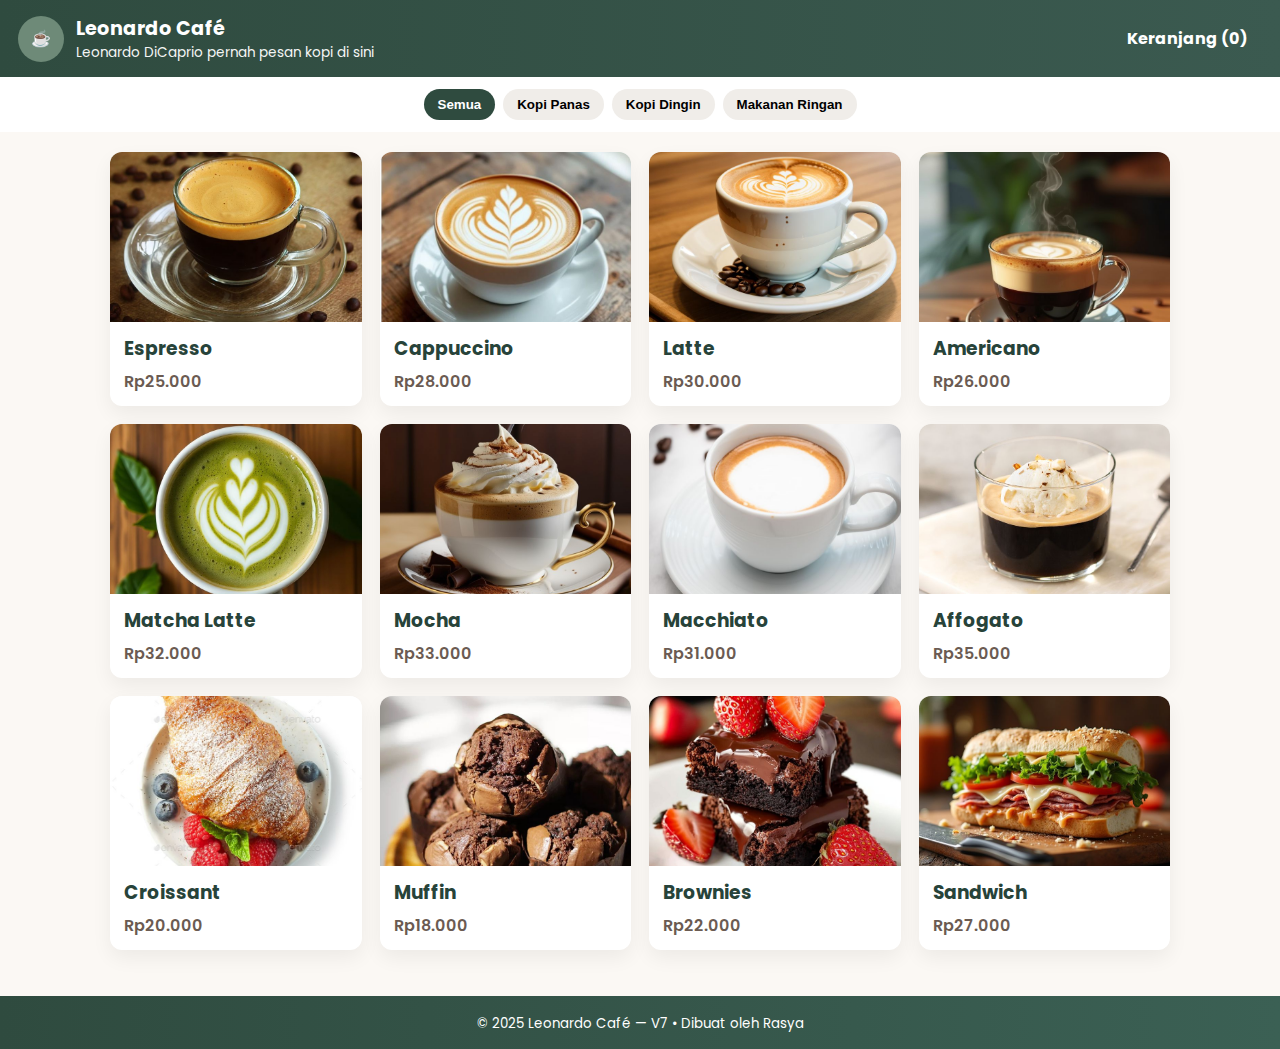
<file: index.html>
<!doctype html>
<html lang="id">
<head>
  <meta charset="utf-8" />
  <meta name="viewport" content="width=device-width,initial-scale=1" />
  <title>Leonardo Café — Menu</title>
  <link rel="stylesheet" href="style.css" />
  <script defer src="script.js"></script>
</head>
<body class="page-fade">

  <header class="navbar">
    <div class="brand">
      <div class="logo-circle">☕</div>
      <div>
        <h1>Leonardo Café</h1>
        <div class="tag">Leonardo DiCaprio pernah pesan kopi di sini</div>
      </div>
    </div>

    <div class="top-actions">
      <a class="btn small" href="kasir.html">Keranjang (<span id="cartCountTop">0</span>)</a>
    </div>
  </header>

  <nav class="category-nav">
    <button class="category-btn active" data-cat="all">Semua</button>
    <button class="category-btn" data-cat="panas">Kopi Panas</button>
    <button class="category-btn" data-cat="dingin">Kopi Dingin</button>
    <button class="category-btn" data-cat="snack">Makanan Ringan</button>
  </nav>

  <main class="menu-wrapper">
    <section id="menuGrid" class="menu-grid"></section>
  </main>

  <footer class="site-footer">
    <small>© 2025 Leonardo Café — V7 • Dibuat oleh Rasya</small>
  </footer>

</body>
</html>
</file>
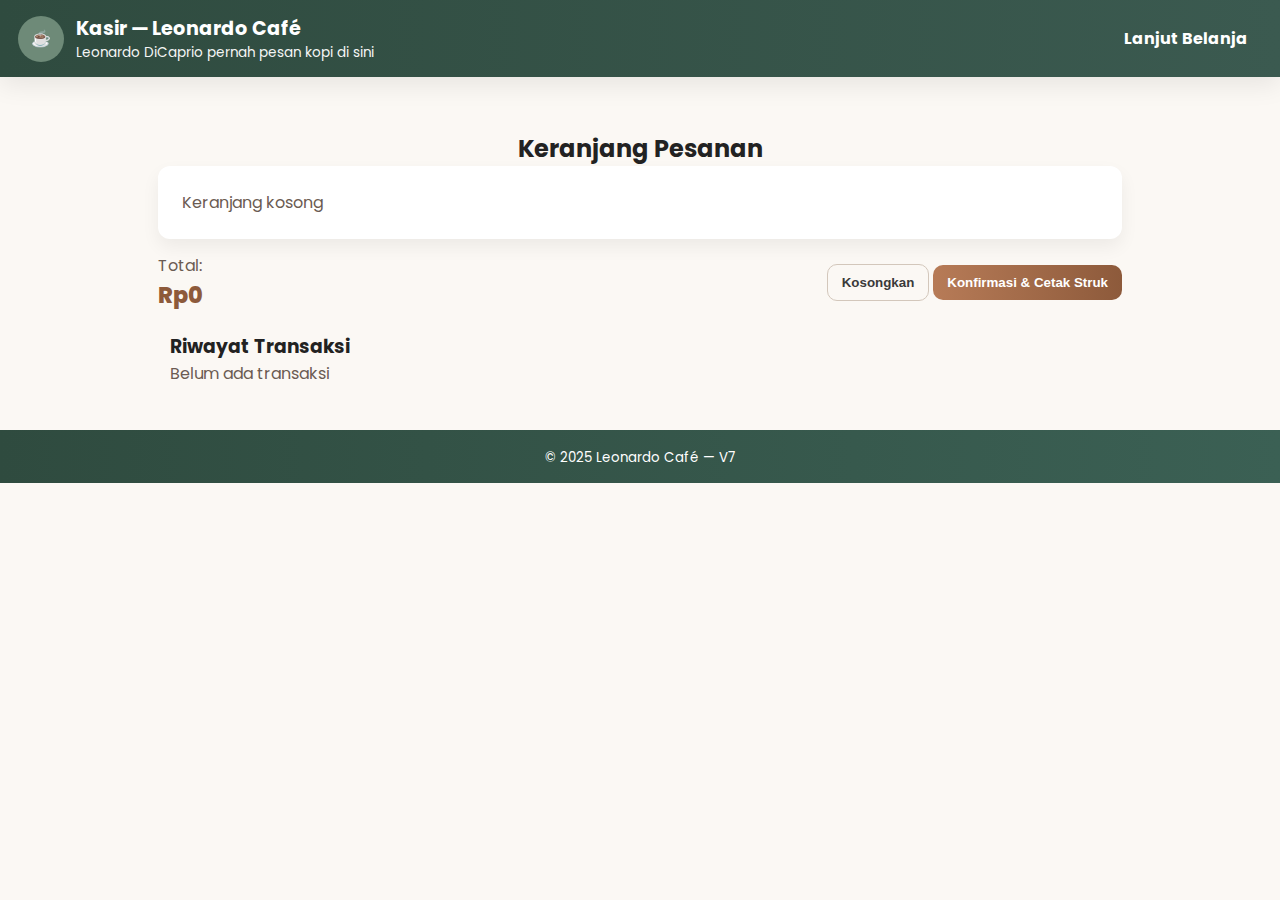
<file: kasir.html>
<!doctype html>
<html lang="id">
<head>
  <meta charset="utf-8" />
  <meta name="viewport" content="width=device-width,initial-scale=1" />
  <title>Kasir — Leonardo Café</title>
  <link rel="stylesheet" href="style.css" />
  <script defer src="script.js"></script>
</head>
<body class="page-fade">

  <header class="navbar">
    <div class="brand">
      <div class="logo-circle">☕</div>
      <div>
        <h1>Kasir — Leonardo Café</h1>
        <div class="tag">Leonardo DiCaprio pernah pesan kopi di sini</div>
      </div>
    </div>
    <div class="top-actions">
      <a class="btn small" href="index.html">Lanjut Belanja</a>
    </div>
  </header>

  <main class="cart-page">
    <h2 style="text-align:center;margin-top:18px">Keranjang Pesanan</h2>
    <div id="cartList" class="cart-list"></div>

    <div class="checkout-panel">
      <div>
        <div style="color:#6b5b52">Total:</div>
        <div id="checkoutTotal" class="checkout-total">Rp0</div>
      </div>
      <div class="checkout-actions">
        <button id="clearCartBtn" class="btn ghost">Kosongkan</button>
        <button id="checkoutBtn" class="btn primary">Konfirmasi & Cetak Struk</button>
      </div>
    </div>

    <section id="txHistory" class="tx-history" style="margin-top:20px;padding:0 12px;">
      <h3>Riwayat Transaksi</h3>
      <div id="historyList"></div>
    </section>
  </main>

  <footer class="site-footer">
    <small>© 2025 Leonardo Café — V7</small>
  </footer>

</body>
</html>
</file>
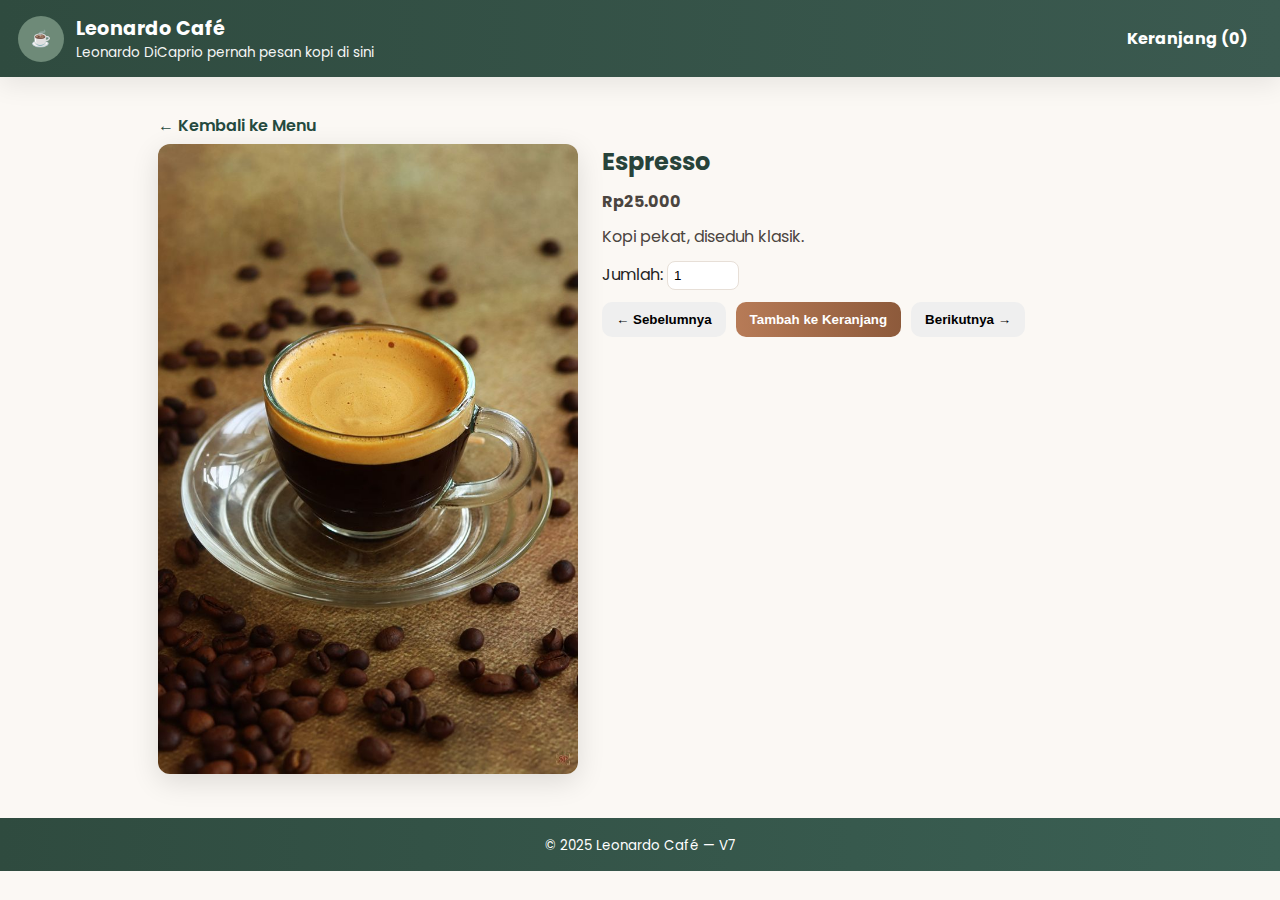
<file: menu.html>
<!doctype html>
<html lang="id">
<head>
  <meta charset="utf-8" />
  <meta name="viewport" content="width=device-width,initial-scale=1" />
  <title>Detail Menu — Leonardo Café</title>
  <link rel="stylesheet" href="style.css" />
  <script defer src="script.js"></script>
</head>
<body class="page-slide">

  <header class="navbar">
    <div class="brand">
      <div class="logo-circle">☕</div>
      <div>
        <h1>Leonardo Café</h1>
        <div class="tag">Leonardo DiCaprio pernah pesan kopi di sini</div>
      </div>
    </div>

    <div class="top-actions">
      <a class="btn small" href="kasir.html">Keranjang (<span id="cartCountTop">0</span>)</a>
    </div>
  </header>

  <main class="detail-wrapper">
    <a class="back-link" href="index.html">← Kembali ke Menu</a>
    <article id="detailCard" class="detail-card"></article>
  </main>

  <footer class="site-footer">
    <small>© 2025 Leonardo Café — V7</small>
  </footer>

</body>
</html>
</file>
<file: style.css>
/* V7 Final — warm esthetic */
@import url('https://fonts.googleapis.com/css2?family=Poppins:wght@300;500;700&display=swap');
*{box-sizing:border-box;margin:0;padding:0}
html,body{height:100%}
body{
  font-family:'Poppins',sans-serif;
  background:#fbf8f4; color:#222;
  -webkit-font-smoothing:antialiased;
}

/* animations */
.page-fade{animation:fade .45s ease}
@keyframes fade{from{opacity:0;transform:translateY(8px)}to{opacity:1;transform:none}}
.page-slide{animation:slide .40s ease}
@keyframes slide{from{opacity:0;transform:translateX(18px)}to{opacity:1;transform:none}}

/* header */
.navbar{
  display:flex;justify-content:space-between;align-items:center;
  background:linear-gradient(90deg,#2f4b3f,#3b5a50);
  color:#fff;padding:14px 18px;
  box-shadow:0 8px 24px rgba(0,0,0,0.08);
}
.brand{display:flex;gap:12px;align-items:center}
.logo-circle{width:46px;height:46px;border-radius:50%;background:#6e8a78;color:#fff;display:flex;align-items:center;justify-content:center;font-weight:700}
.navbar h1{font-size:1.2rem}
.tag{font-size:0.85rem;opacity:0.95}
.top-actions a{color:#fff;text-decoration:none;font-weight:700}

/* category nav */
.category-nav{display:flex;gap:8px;justify-content:center;padding:12px;background:#fff}
.category-btn{background:#f0ede9;border:0;padding:8px 14px;border-radius:22px;cursor:pointer;font-weight:600}
.category-btn.active, .category-btn:hover{background:#2f4b3f;color:#fff}

/* container & grid */
.menu-wrapper{padding:20px;max-width:1100px;margin:0 auto}
.menu-grid{display:grid;grid-template-columns:repeat(auto-fit,minmax(220px,1fr));gap:18px}
.menu-card{background:#fff;border-radius:12px;overflow:hidden;box-shadow:0 8px 20px rgba(0,0,0,0.06);cursor:pointer;transition:transform .25s,box-shadow .25s}
.menu-card:hover{transform:translateY(-8px);box-shadow:0 20px 46px rgba(0,0,0,0.10)}
.menu-card img{width:100%;height:170px;object-fit:cover;display:block}
.menu-card .meta{padding:12px 14px}
.menu-card h3{color:#27433a;margin-bottom:6px}
.menu-card p{color:#6b5b52;font-weight:600}

/* detail */
.detail-wrapper{max-width:1000px;margin:18px auto;padding:18px}
.back-link{color:#254a3f;text-decoration:none;font-weight:600;margin-bottom:6px;display:inline-block}
.detail-card{display:flex;gap:24px;align-items:flex-start;flex-wrap:wrap}
.detail-img{width:420px;max-width:100%;border-radius:12px;box-shadow:0 8px 28px rgba(0,0,0,0.12)}
.detail-info{max-width:560px}
.detail-info h2{color:#27433a}
.detail-info p{color:#4b453f;margin-top:10px}
.detail-info .qty{margin-top:12px}
.btn{border:0;padding:10px 14px;border-radius:10px;cursor:pointer;font-weight:700}
.btn.primary{background:linear-gradient(90deg,#b77b57,#8d5a3b);color:#fff}
.btn.ghost{background:transparent;border:1px solid #d3c7bb;color:#3a3a3a}

/* cart */
.cart-page{max-width:1000px;margin:18px auto;padding:18px}
.cart-list{background:#fff;padding:12px;border-radius:12px;box-shadow:0 8px 18px rgba(0,0,0,0.06)}
.cart-item{display:flex;gap:12px;align-items:center;padding:10px;border-bottom:1px dashed #eee}
.cart-item:last-child{border-bottom:none}
.cart-item img{width:76px;height:76px;object-fit:cover;border-radius:8px}
.cart-item .meta h4{margin-bottom:6px}
.qty-input{width:72px;padding:6px;border-radius:8px;border:1px solid #e7dfd7}

/* checkout */
.checkout-panel{display:flex;justify-content:space-between;align-items:center;margin-top:14px;gap:12px}
.checkout-total{font-weight:800;font-size:1.4rem;color:#8d5a3b}

/* history */
.tx-history{margin-top:22px}
.tx-history .txn{background:#fff;padding:10px;border-radius:10px;margin-bottom:10px;box-shadow:0 6px 18px rgba(0,0,0,0.04)}

/* footer */
.site-footer{padding:14px;text-align:center;margin-top:26px;background:linear-gradient(90deg,#2f4b3f,#3b6054);color:#fff}

/* responsive */
@media (max-width:900px){
  .menu-card img{height:140px}
  .detail-card{flex-direction:column}
  .detail-img{width:100%}
  .logo-circle{width:40px;height:40px}
}
</file>
